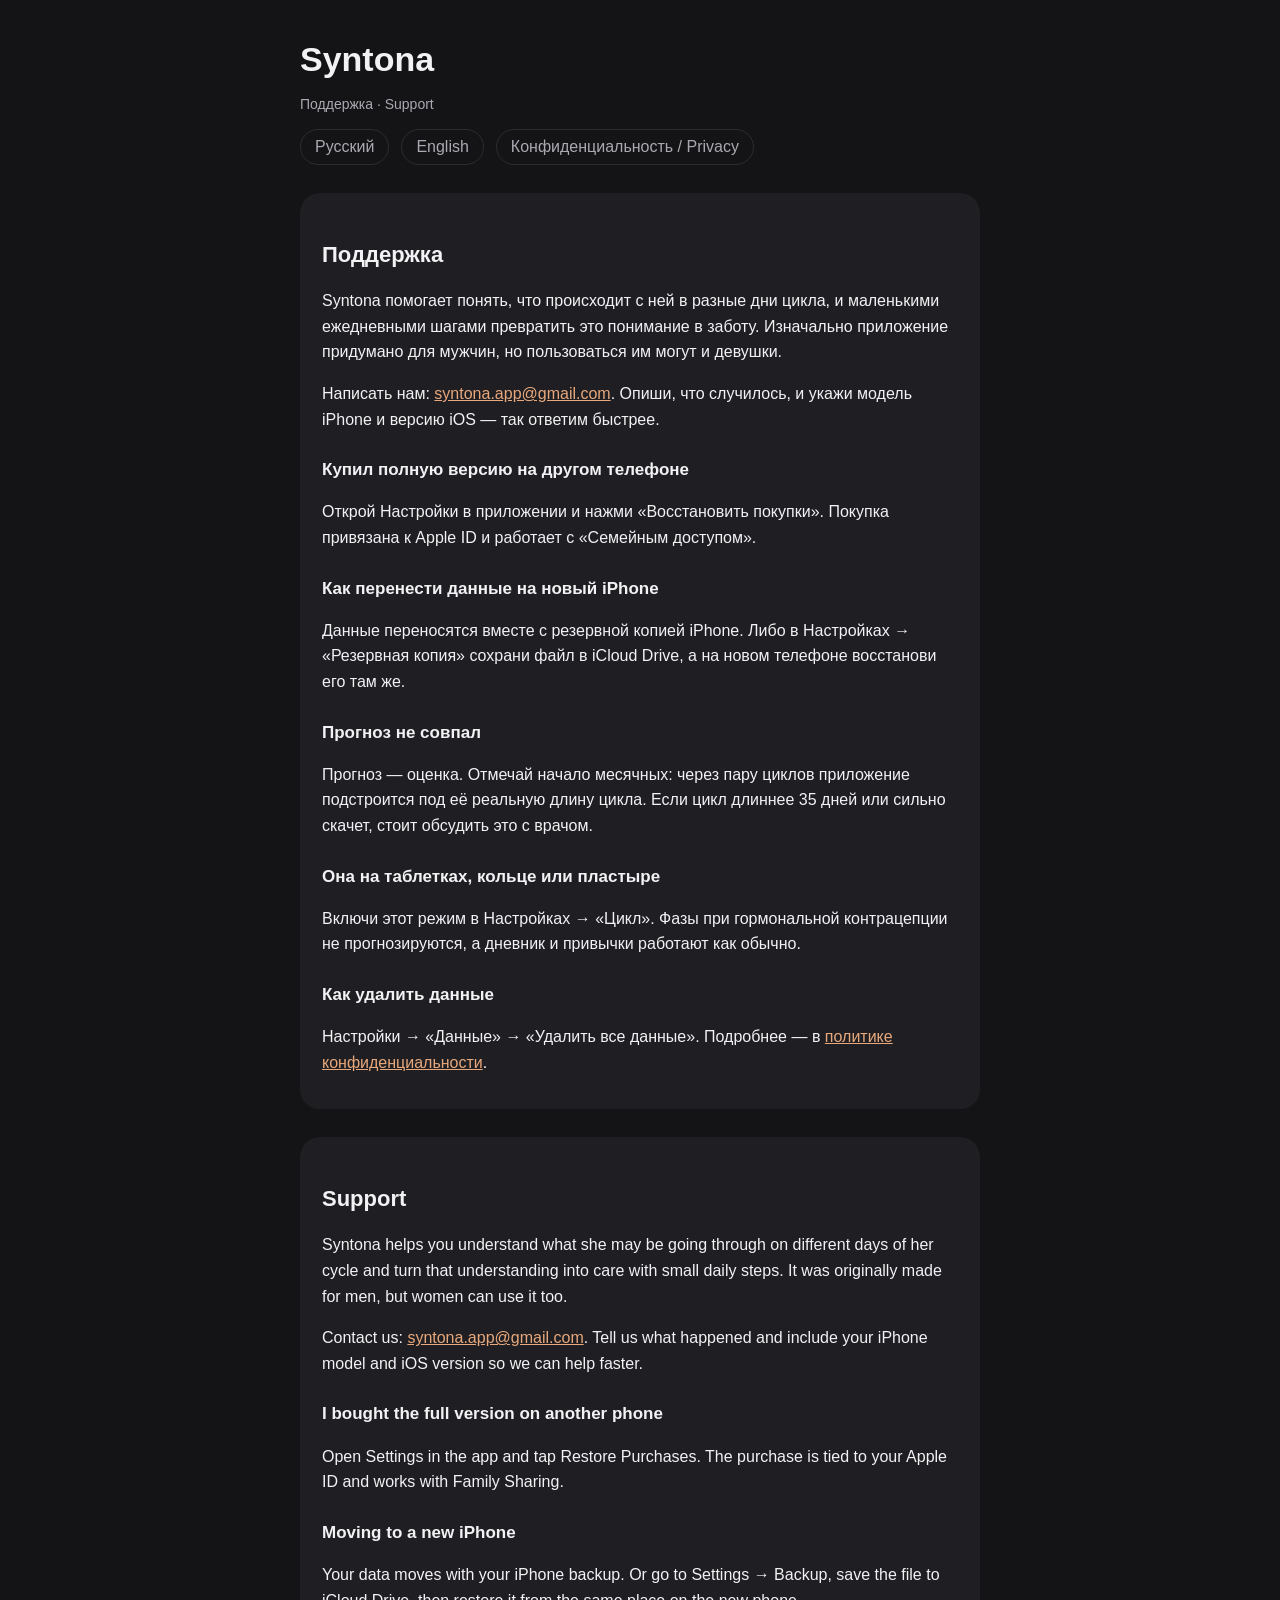
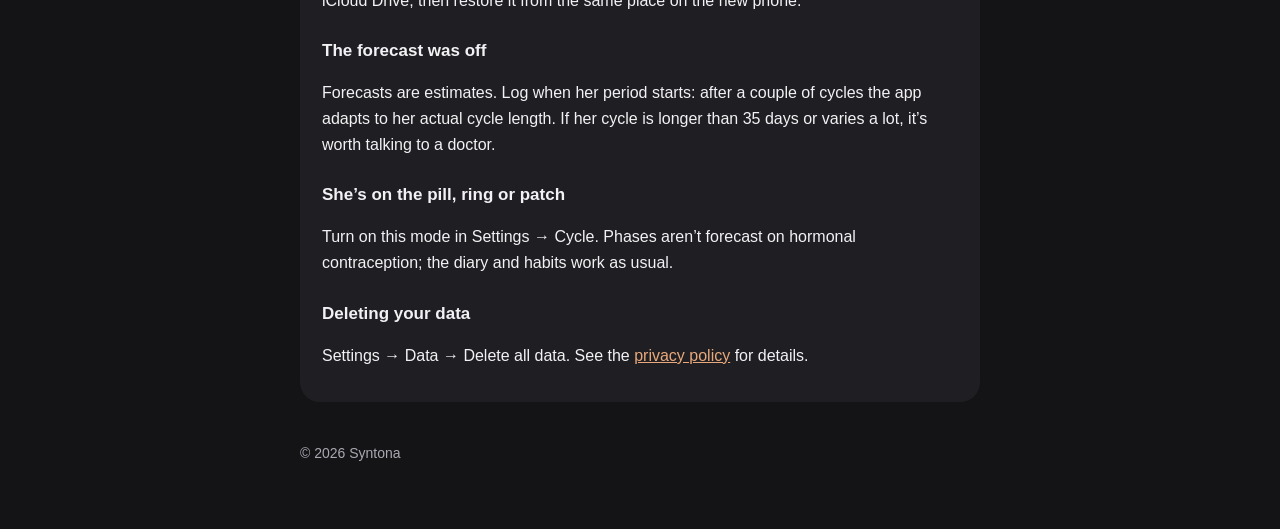
<file: index.html>
<!doctype html>
<html lang="ru">
<head>
<meta charset="utf-8">
<meta name="viewport" content="width=device-width,initial-scale=1">
<title>Syntona — поддержка / Support</title>
<link rel="stylesheet" href="style.css">
</head>
<body>
<main>
<h1>Syntona</h1>
<p class="muted">Поддержка · Support</p>
<nav class="lang"><a href="#ru">Русский</a><a href="#en">English</a><a href="privacy.html">Конфиденциальность / Privacy</a></nav>

<section id="ru" lang="ru">
<h2>Поддержка</h2>
<p>Syntona помогает понять, что происходит с ней в разные дни цикла, и маленькими ежедневными шагами превратить это понимание в заботу. Изначально приложение придумано для мужчин, но пользоваться им могут и девушки.</p>
<p>Написать нам: <a href="mailto:syntona.app@gmail.com">syntona.app@gmail.com</a>. Опиши, что случилось, и укажи модель iPhone и версию iOS — так ответим быстрее.</p>

<h3>Купил полную версию на другом телефоне</h3>
<p>Открой Настройки в приложении и нажми «Восстановить покупки». Покупка привязана к Apple ID и работает с «Семейным доступом».</p>

<h3>Как перенести данные на новый iPhone</h3>
<p>Данные переносятся вместе с резервной копией iPhone. Либо в Настройках → «Резервная копия» сохрани файл в iCloud Drive, а на новом телефоне восстанови его там же.</p>

<h3>Прогноз не совпал</h3>
<p>Прогноз — оценка. Отмечай начало месячных: через пару циклов приложение подстроится под её реальную длину цикла. Если цикл длиннее 35 дней или сильно скачет, стоит обсудить это с врачом.</p>

<h3>Она на таблетках, кольце или пластыре</h3>
<p>Включи этот режим в Настройках → «Цикл». Фазы при гормональной контрацепции не прогнозируются, а дневник и привычки работают как обычно.</p>

<h3>Как удалить данные</h3>
<p>Настройки → «Данные» → «Удалить все данные». Подробнее — в <a href="privacy.html#ru">политике конфиденциальности</a>.</p>
</section>

<section id="en" lang="en">
<h2>Support</h2>
<p>Syntona helps you understand what she may be going through on different days of her cycle and turn that understanding into care with small daily steps. It was originally made for men, but women can use it too.</p>
<p>Contact us: <a href="mailto:syntona.app@gmail.com">syntona.app@gmail.com</a>. Tell us what happened and include your iPhone model and iOS version so we can help faster.</p>

<h3>I bought the full version on another phone</h3>
<p>Open Settings in the app and tap Restore Purchases. The purchase is tied to your Apple ID and works with Family Sharing.</p>

<h3>Moving to a new iPhone</h3>
<p>Your data moves with your iPhone backup. Or go to Settings → Backup, save the file to iCloud Drive, then restore it from the same place on the new phone.</p>

<h3>The forecast was off</h3>
<p>Forecasts are estimates. Log when her period starts: after a couple of cycles the app adapts to her actual cycle length. If her cycle is longer than 35 days or varies a lot, it’s worth talking to a doctor.</p>

<h3>She’s on the pill, ring or patch</h3>
<p>Turn on this mode in Settings → Cycle. Phases aren’t forecast on hormonal contraception; the diary and habits work as usual.</p>

<h3>Deleting your data</h3>
<p>Settings → Data → Delete all data. See the <a href="privacy.html#en">privacy policy</a> for details.</p>
</section>
<footer>© 2026 Syntona</footer>
</main>
</body>
</html>
</file>
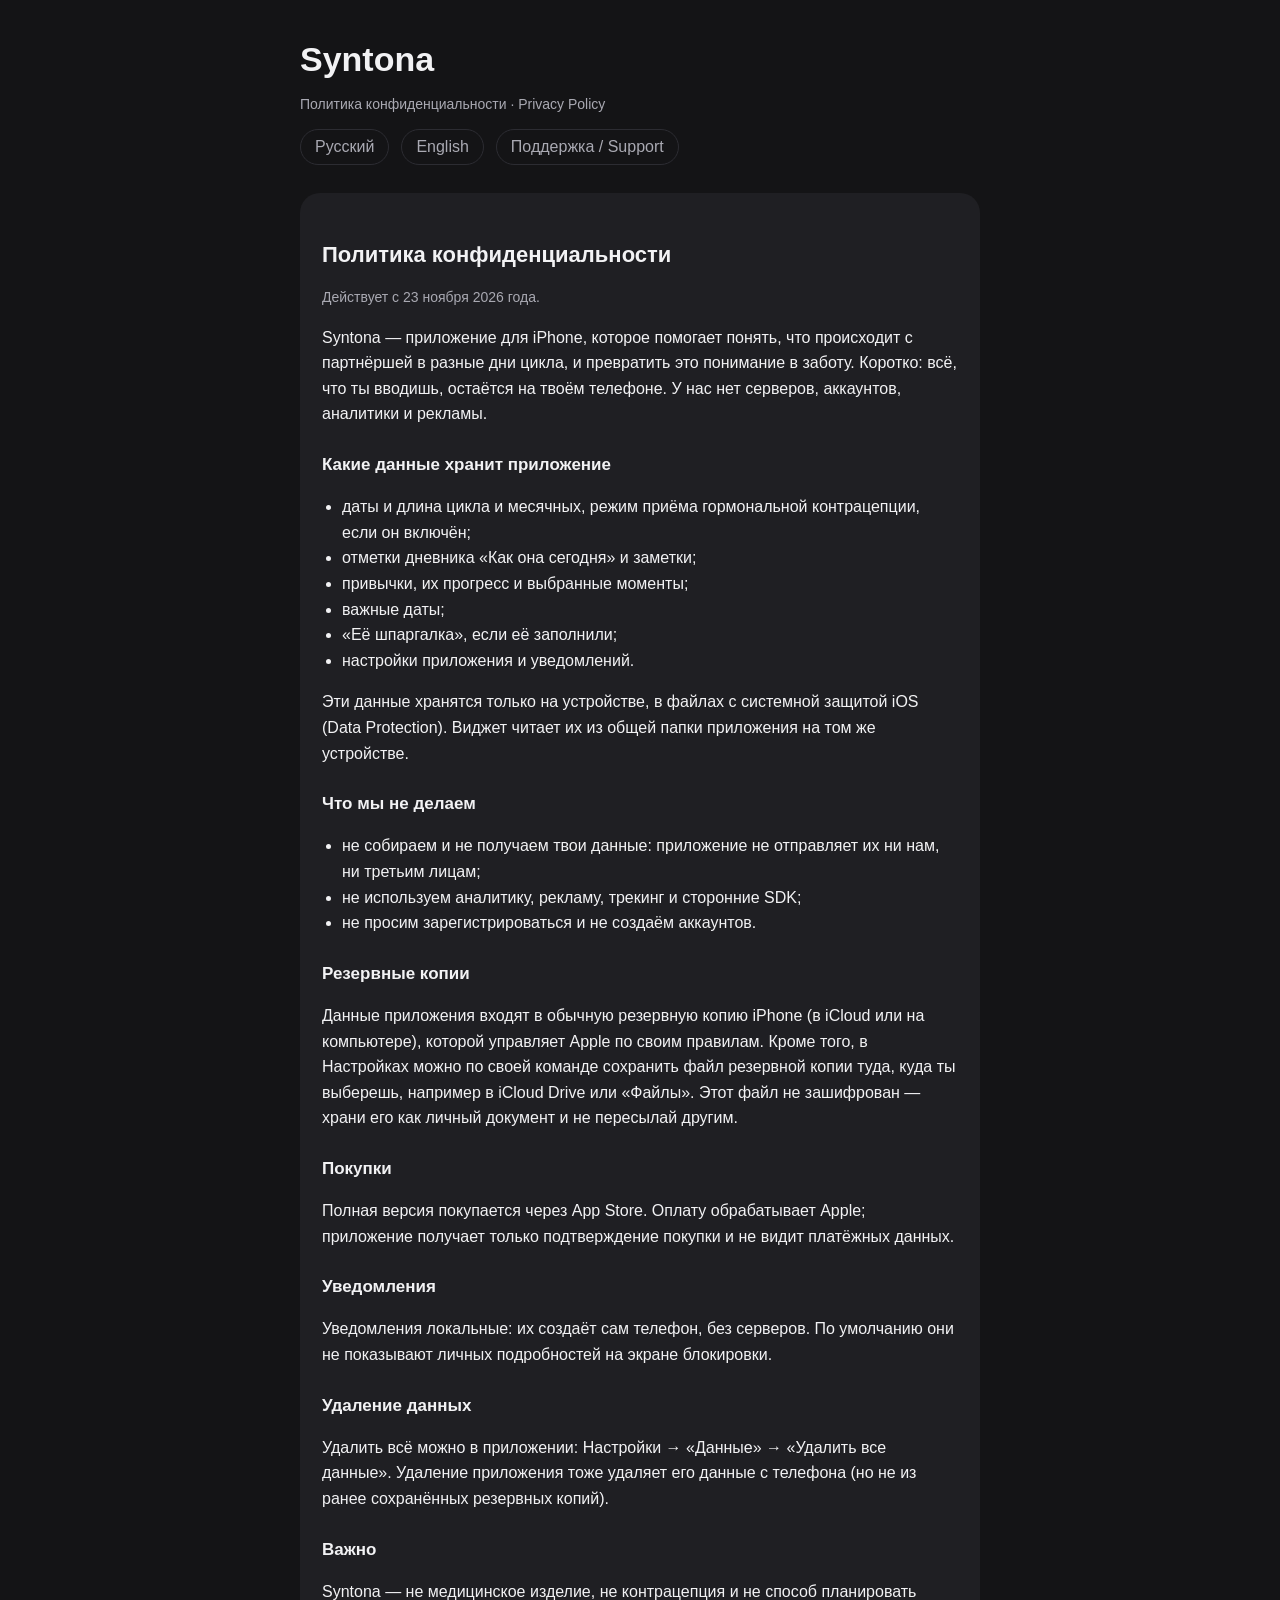
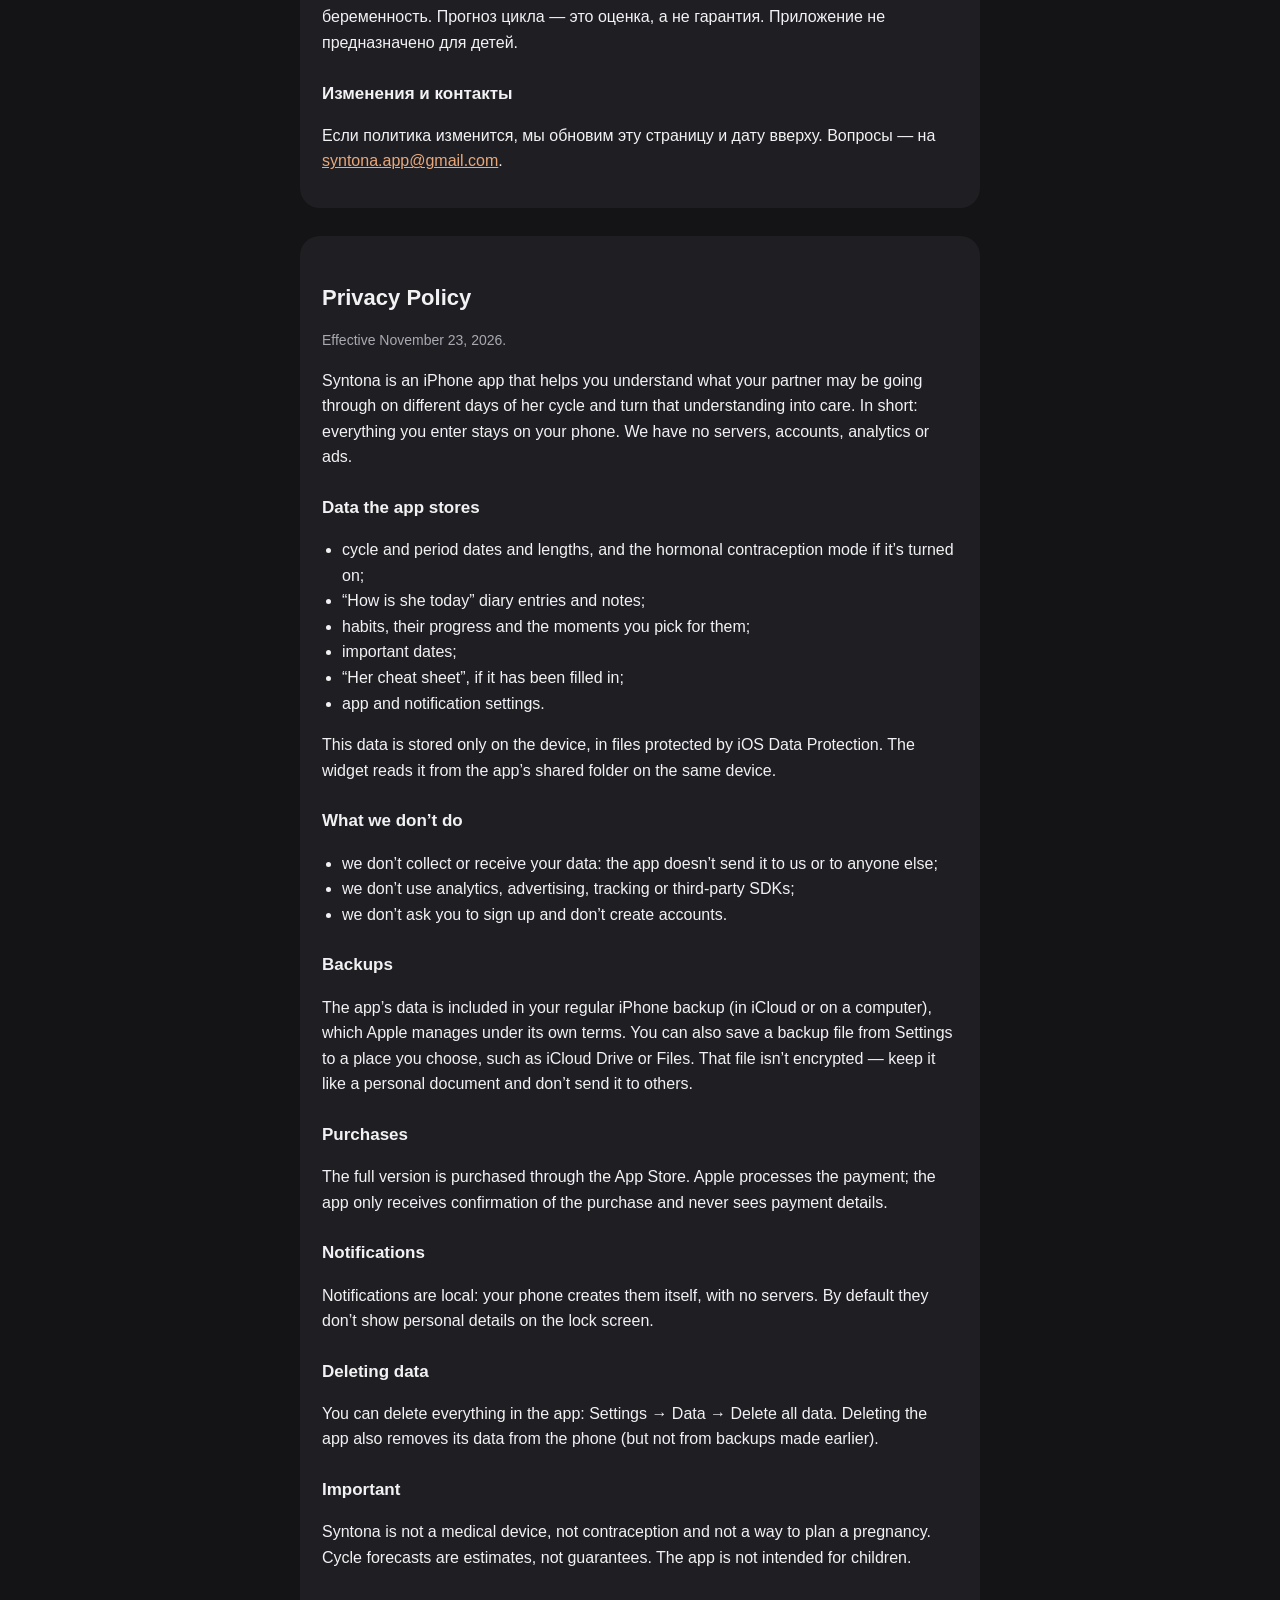
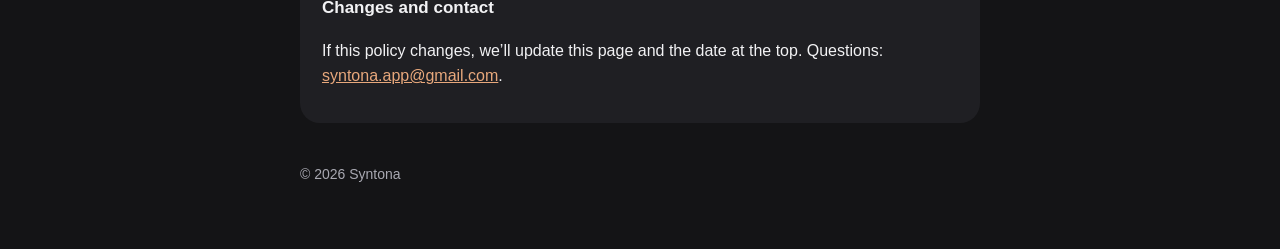
<file: privacy.html>
<!doctype html>
<html lang="ru">
<head>
<meta charset="utf-8">
<meta name="viewport" content="width=device-width,initial-scale=1">
<title>Syntona — политика конфиденциальности / Privacy Policy</title>
<link rel="stylesheet" href="style.css">
</head>
<body>
<main>
<h1>Syntona</h1>
<p class="muted">Политика конфиденциальности · Privacy Policy</p>
<nav class="lang"><a href="#ru">Русский</a><a href="#en">English</a><a href="index.html">Поддержка / Support</a></nav>

<section id="ru" lang="ru">
<h2>Политика конфиденциальности</h2>
<p class="muted">Действует с 23 ноября 2026 года.</p>
<p>Syntona — приложение для iPhone, которое помогает понять, что происходит с партнёршей в разные дни цикла, и превратить это понимание в заботу. Коротко: всё, что ты вводишь, остаётся на твоём телефоне. У нас нет серверов, аккаунтов, аналитики и рекламы.</p>

<h3>Какие данные хранит приложение</h3>
<ul>
<li>даты и длина цикла и месячных, режим приёма гормональной контрацепции, если он включён;</li>
<li>отметки дневника «Как она сегодня» и заметки;</li>
<li>привычки, их прогресс и выбранные моменты;</li>
<li>важные даты;</li>
<li>«Её шпаргалка», если её заполнили;</li>
<li>настройки приложения и уведомлений.</li>
</ul>
<p>Эти данные хранятся только на устройстве, в файлах с системной защитой iOS (Data Protection). Виджет читает их из общей папки приложения на том же устройстве.</p>

<h3>Что мы не делаем</h3>
<ul>
<li>не собираем и не получаем твои данные: приложение не отправляет их ни нам, ни третьим лицам;</li>
<li>не используем аналитику, рекламу, трекинг и сторонние SDK;</li>
<li>не просим зарегистрироваться и не создаём аккаунтов.</li>
</ul>

<h3>Резервные копии</h3>
<p>Данные приложения входят в обычную резервную копию iPhone (в iCloud или на компьютере), которой управляет Apple по своим правилам. Кроме того, в Настройках можно по своей команде сохранить файл резервной копии туда, куда ты выберешь, например в iCloud Drive или «Файлы». Этот файл не зашифрован — храни его как личный документ и не пересылай другим.</p>

<h3>Покупки</h3>
<p>Полная версия покупается через App Store. Оплату обрабатывает Apple; приложение получает только подтверждение покупки и не видит платёжных данных.</p>

<h3>Уведомления</h3>
<p>Уведомления локальные: их создаёт сам телефон, без серверов. По умолчанию они не показывают личных подробностей на экране блокировки.</p>

<h3>Удаление данных</h3>
<p>Удалить всё можно в приложении: Настройки → «Данные» → «Удалить все данные». Удаление приложения тоже удаляет его данные с телефона (но не из ранее сохранённых резервных копий).</p>

<h3>Важно</h3>
<p>Syntona — не медицинское изделие, не контрацепция и не способ планировать беременность. Прогноз цикла — это оценка, а не гарантия. Приложение не предназначено для детей.</p>

<h3>Изменения и контакты</h3>
<p>Если политика изменится, мы обновим эту страницу и дату вверху. Вопросы — на <a href="mailto:syntona.app@gmail.com">syntona.app@gmail.com</a>.</p>
</section>

<section id="en" lang="en">
<h2>Privacy Policy</h2>
<p class="muted">Effective November 23, 2026.</p>
<p>Syntona is an iPhone app that helps you understand what your partner may be going through on different days of her cycle and turn that understanding into care. In short: everything you enter stays on your phone. We have no servers, accounts, analytics or ads.</p>

<h3>Data the app stores</h3>
<ul>
<li>cycle and period dates and lengths, and the hormonal contraception mode if it’s turned on;</li>
<li>“How is she today” diary entries and notes;</li>
<li>habits, their progress and the moments you pick for them;</li>
<li>important dates;</li>
<li>“Her cheat sheet”, if it has been filled in;</li>
<li>app and notification settings.</li>
</ul>
<p>This data is stored only on the device, in files protected by iOS Data Protection. The widget reads it from the app’s shared folder on the same device.</p>

<h3>What we don’t do</h3>
<ul>
<li>we don’t collect or receive your data: the app doesn’t send it to us or to anyone else;</li>
<li>we don’t use analytics, advertising, tracking or third-party SDKs;</li>
<li>we don’t ask you to sign up and don’t create accounts.</li>
</ul>

<h3>Backups</h3>
<p>The app’s data is included in your regular iPhone backup (in iCloud or on a computer), which Apple manages under its own terms. You can also save a backup file from Settings to a place you choose, such as iCloud Drive or Files. That file isn’t encrypted — keep it like a personal document and don’t send it to others.</p>

<h3>Purchases</h3>
<p>The full version is purchased through the App Store. Apple processes the payment; the app only receives confirmation of the purchase and never sees payment details.</p>

<h3>Notifications</h3>
<p>Notifications are local: your phone creates them itself, with no servers. By default they don’t show personal details on the lock screen.</p>

<h3>Deleting data</h3>
<p>You can delete everything in the app: Settings → Data → Delete all data. Deleting the app also removes its data from the phone (but not from backups made earlier).</p>

<h3>Important</h3>
<p>Syntona is not a medical device, not contraception and not a way to plan a pregnancy. Cycle forecasts are estimates, not guarantees. The app is not intended for children.</p>

<h3>Changes and contact</h3>
<p>If this policy changes, we’ll update this page and the date at the top. Questions: <a href="mailto:syntona.app@gmail.com">syntona.app@gmail.com</a>.</p>
</section>
<footer>© 2026 Syntona</footer>
</main>
</body>
</html>
</file>
<file: style.css>
:root{--bg:#141416;--card:#1f1f23;--ink:#f2f2f4;--ink2:#a9a9b2;--accent:#e8a87c;--line:#2c2c32}
*{box-sizing:border-box}
body{margin:0;background:var(--bg);color:var(--ink);font:16px/1.6 -apple-system,BlinkMacSystemFont,"Segoe UI",Roboto,sans-serif}
main{max-width:720px;margin:0 auto;padding:40px 20px 64px}
h1{font-size:34px;line-height:1.15;margin:0 0 8px}
h2{font-size:22px;margin:40px 0 8px}
h3{font-size:17px;margin:24px 0 4px}
p,li{color:var(--ink)}
.muted{color:var(--ink2);font-size:14px}
.lang{display:flex;gap:12px;margin:0 0 28px}
.lang a{color:var(--ink2);text-decoration:none;border:1px solid var(--line);border-radius:999px;padding:4px 14px}
.lang a:hover{color:var(--ink)}
section{background:var(--card);border-radius:20px;padding:4px 22px 18px;margin:0 0 28px}
a{color:var(--accent)}
ul{padding-left:20px}
footer{margin-top:40px;color:var(--ink2);font-size:14px}
</file>
